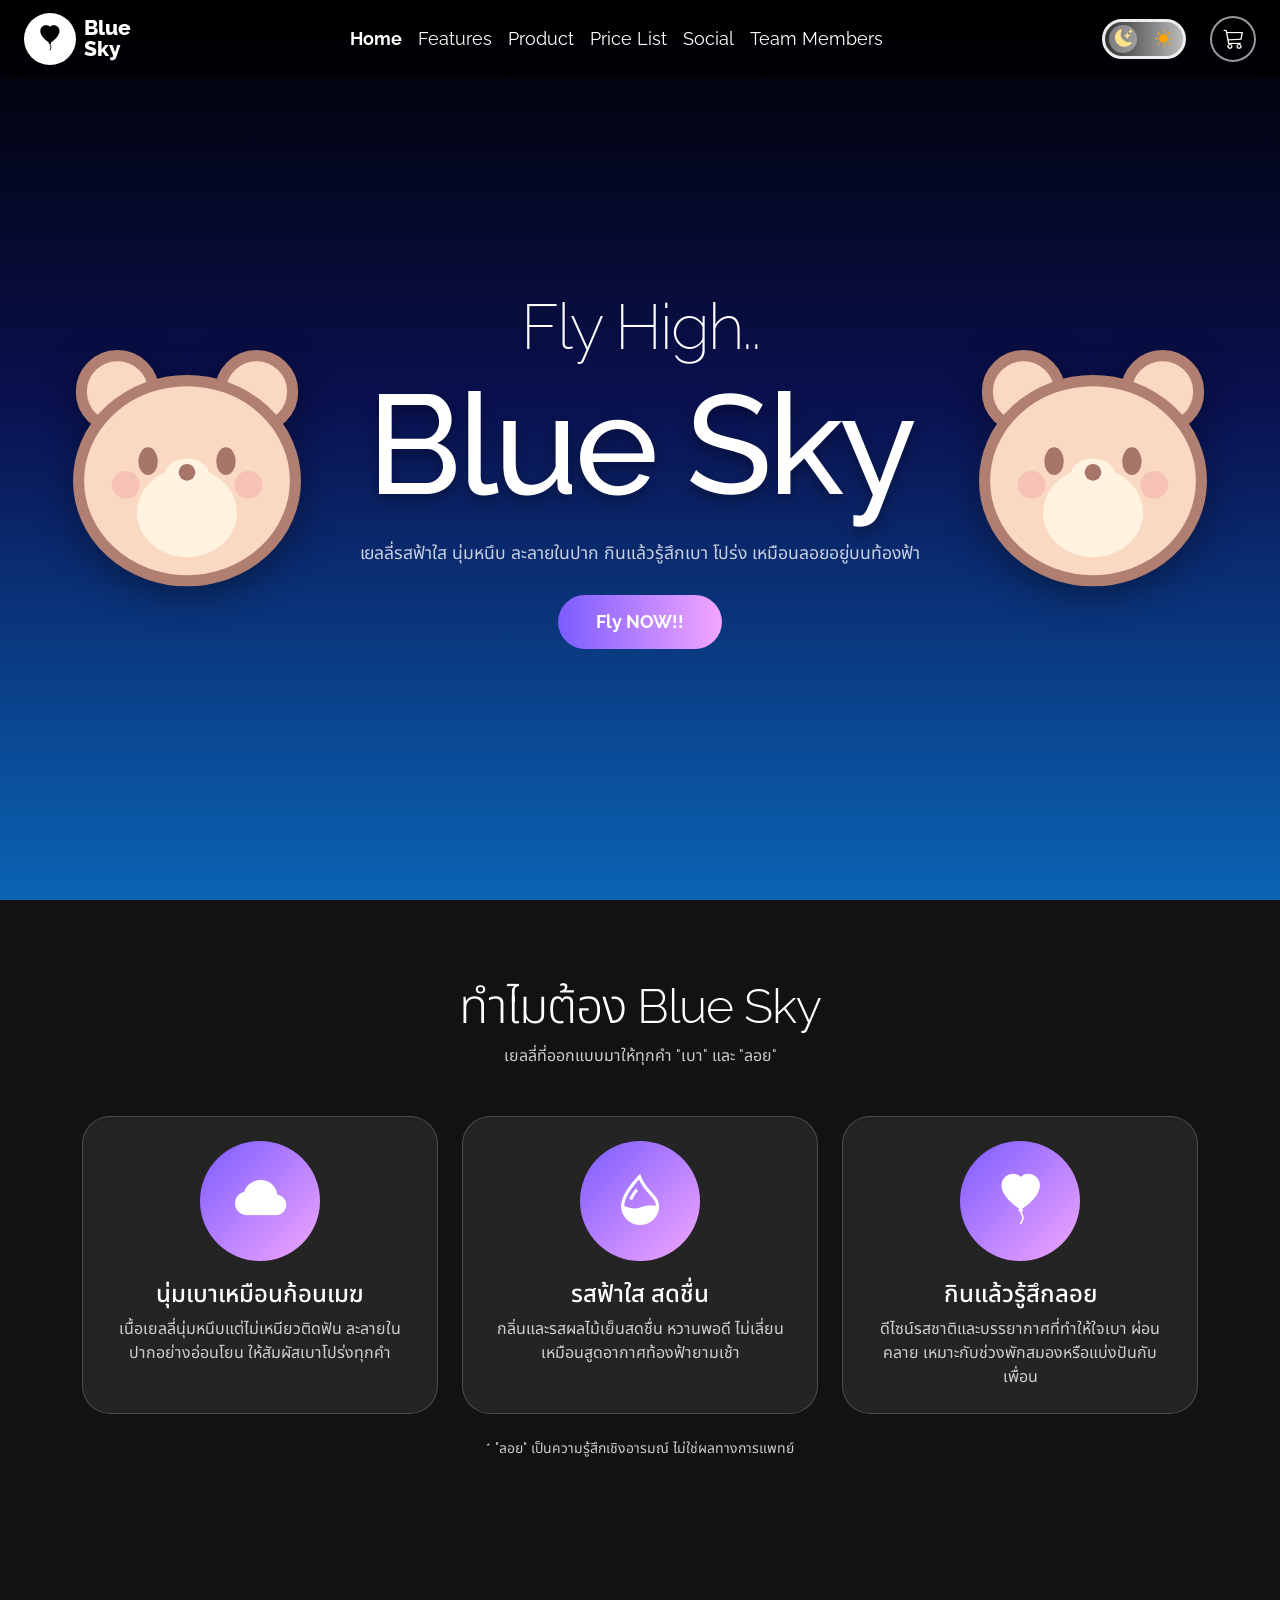
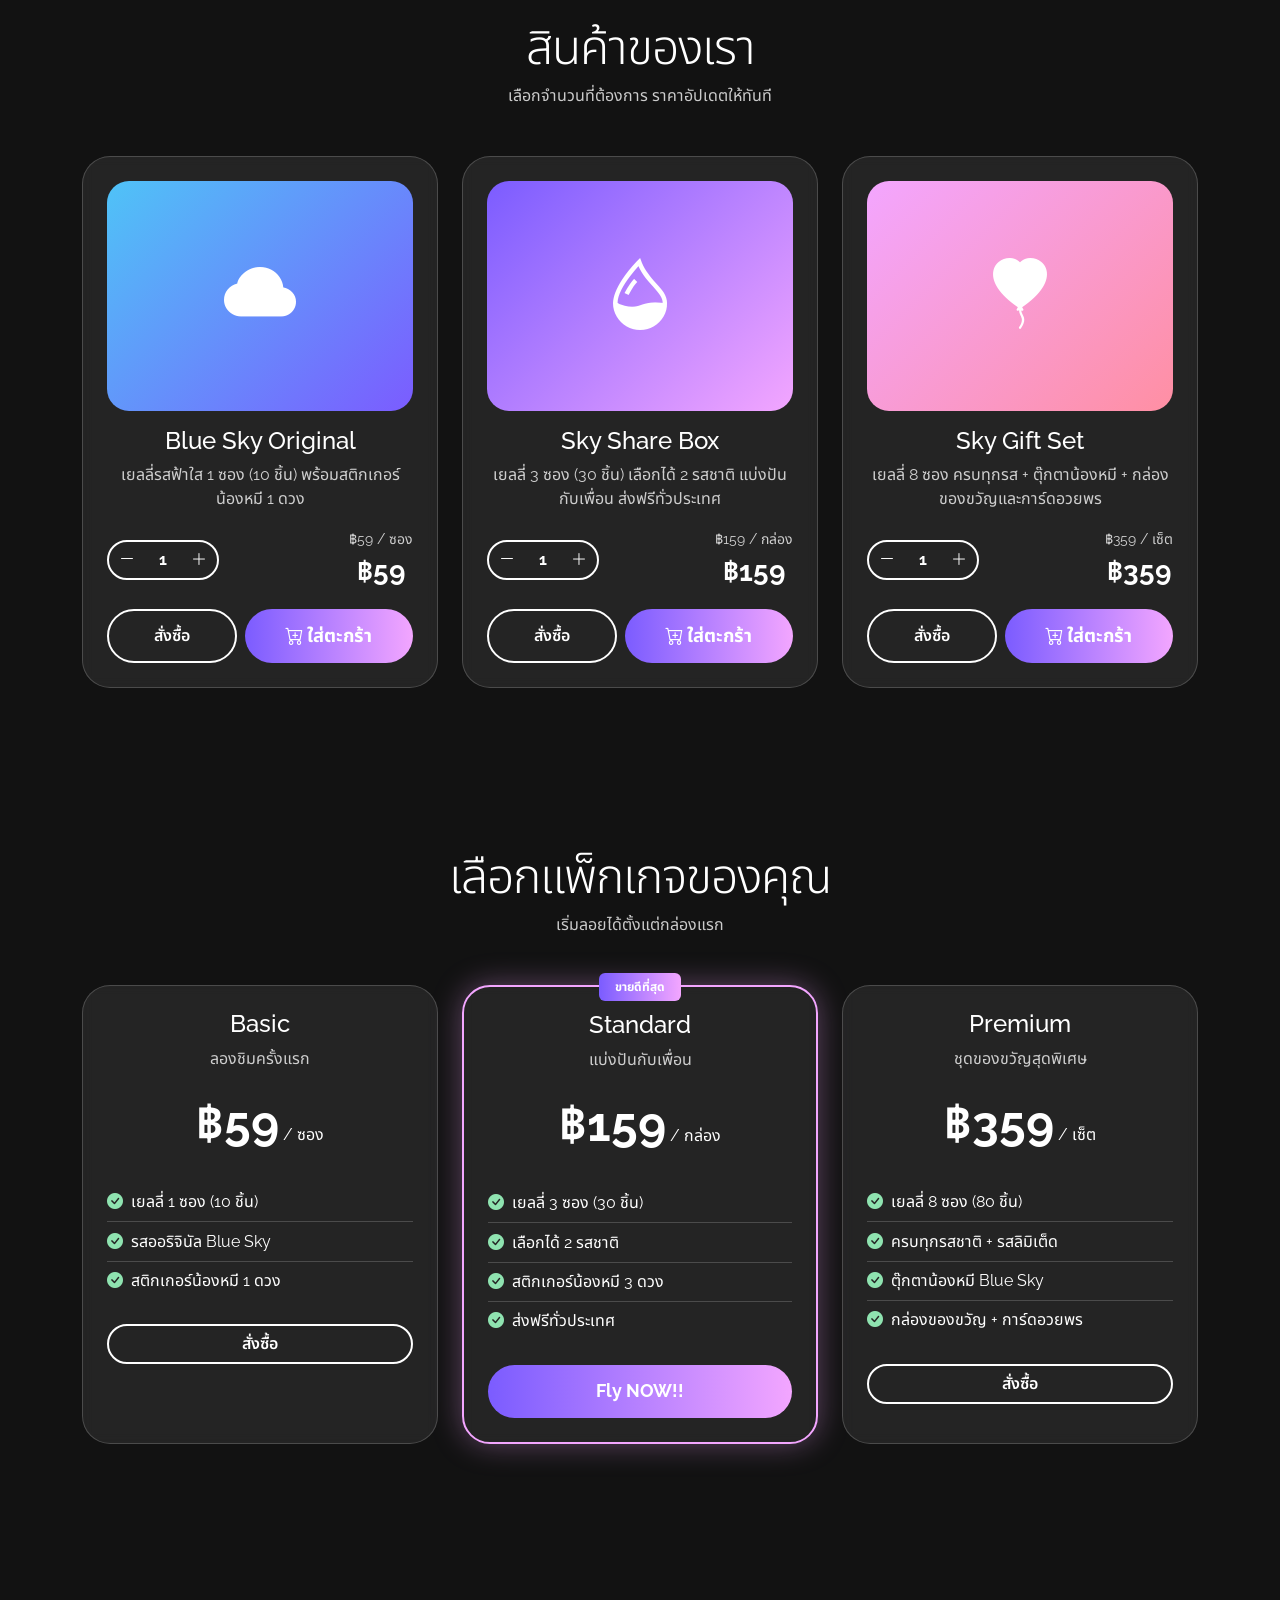
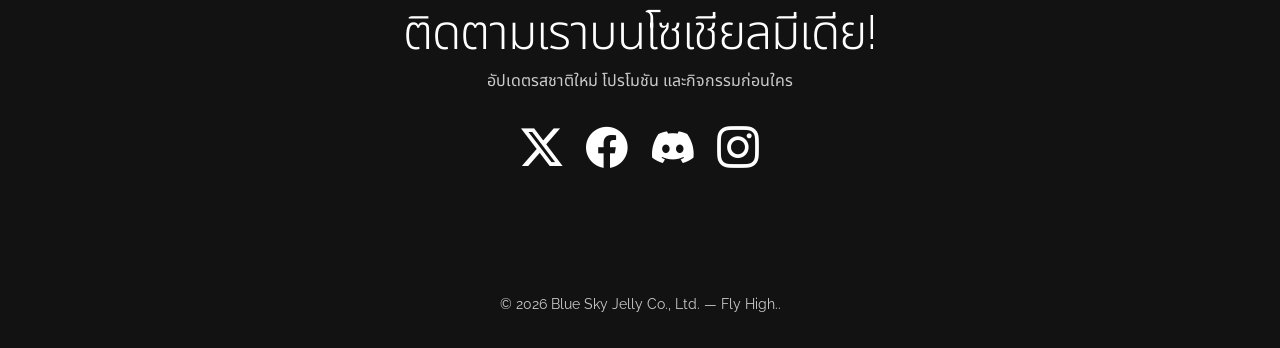
<file: index.html>
<!DOCTYPE html>
<html lang="th" data-theme="dark">

<head>
  <meta charset="UTF-8">
  <meta name="viewport" content="width=device-width, initial-scale=1">
  <title>Blue Sky — เยลลี่ที่กินแล้วลอย</title>
  <link href="https://cdn.jsdelivr.net/npm/bootstrap@5.3.3/dist/css/bootstrap.min.css" rel="stylesheet">
  <link href="https://cdn.jsdelivr.net/npm/bootstrap-icons@1.11.3/font/bootstrap-icons.min.css" rel="stylesheet">
  <link
    href="https://fonts.googleapis.com/css2?family=Raleway:wght@200;400;500;700;800&family=Noto+Sans+Thai:wght@300;400;600;700&display=swap"
    rel="stylesheet">
  <link href="style.css" rel="stylesheet">
</head>

<body data-page="home">
  <div id="site-nav"></div>

  <!-- ================= HEADER / HERO ================= -->
  <header id="home" class="hero">
    <div class="container-fluid px-lg-5">
      <div class="row align-items-center text-center g-4">
        <div class="col-lg-3 d-none d-lg-block"><svg class="mascot float-anim" viewBox="0 0 200 200" role="img"
            aria-label="mascot placeholder (เปลี่ยนเป็นรูปจริงได้)">
            <g stroke="#b07f72" stroke-width="8" stroke-linejoin="round">
              <circle cx="50" cy="48" r="26" fill="#f9d9c2" />
              <circle cx="150" cy="48" r="26" fill="#f9d9c2" />
              <ellipse cx="100" cy="112" rx="78" ry="72" fill="#f9d9c2" />
            </g>
            <ellipse cx="100" cy="135" rx="36" ry="32" fill="#fff3e0" />
            <ellipse cx="72" cy="98" rx="7" ry="10" fill="#a8756b" />
            <ellipse cx="128" cy="98" rx="7" ry="10" fill="#a8756b" />
            <ellipse cx="100" cy="108" rx="16" ry="12" fill="#fff3e0" />
            <circle cx="100" cy="106" r="6" fill="#a8756b" />
            <circle cx="56" cy="115" r="10" fill="#f6b8b0" opacity=".7" />
            <circle cx="144" cy="115" r="10" fill="#f6b8b0" opacity=".7" />
          </svg></div>
        <div class="col-lg-6">
          <p class="hero-sub">Fly High..</p>
          <h1 class="hero-title">Blue Sky</h1>
          <p class="hero-desc text-soft">เยลลี่รสฟ้าใส นุ่มหนึบ ละลายในปาก กินแล้วรู้สึกเบา โปร่ง เหมือนลอยอยู่บนท้องฟ้า
          </p>
          <a href="#pricing" class="btn btn-fly">Fly NOW!!</a>
        </div>
        <div class="col-lg-3 d-none d-lg-block"><svg class="mascot float-anim flip" viewBox="0 0 200 200" role="img"
            aria-label="mascot placeholder (เปลี่ยนเป็นรูปจริงได้)">
            <g stroke="#b07f72" stroke-width="8" stroke-linejoin="round">
              <circle cx="50" cy="48" r="26" fill="#f9d9c2" />
              <circle cx="150" cy="48" r="26" fill="#f9d9c2" />
              <ellipse cx="100" cy="112" rx="78" ry="72" fill="#f9d9c2" />
            </g>
            <ellipse cx="100" cy="135" rx="36" ry="32" fill="#fff3e0" />
            <ellipse cx="72" cy="98" rx="7" ry="10" fill="#a8756b" />
            <ellipse cx="128" cy="98" rx="7" ry="10" fill="#a8756b" />
            <ellipse cx="100" cy="108" rx="16" ry="12" fill="#fff3e0" />
            <circle cx="100" cy="106" r="6" fill="#a8756b" />
            <circle cx="56" cy="115" r="10" fill="#f6b8b0" opacity=".7" />
            <circle cx="144" cy="115" r="10" fill="#f6b8b0" opacity=".7" />
          </svg></div>
        <!-- มือถือ/แท็บเล็ต: แสดงน้องหมีด้านล่างแทน -->
        <div class="col-12 d-lg-none">
          <div class="row justify-content-center g-3">
            <div class="col-5 col-md-3"><svg class="mascot float-anim" viewBox="0 0 200 200" role="img"
                aria-label="mascot placeholder (เปลี่ยนเป็นรูปจริงได้)">
                <g stroke="#b07f72" stroke-width="8" stroke-linejoin="round">
                  <circle cx="50" cy="48" r="26" fill="#f9d9c2" />
                  <circle cx="150" cy="48" r="26" fill="#f9d9c2" />
                  <ellipse cx="100" cy="112" rx="78" ry="72" fill="#f9d9c2" />
                </g>
                <ellipse cx="100" cy="135" rx="36" ry="32" fill="#fff3e0" />
                <ellipse cx="72" cy="98" rx="7" ry="10" fill="#a8756b" />
                <ellipse cx="128" cy="98" rx="7" ry="10" fill="#a8756b" />
                <ellipse cx="100" cy="108" rx="16" ry="12" fill="#fff3e0" />
                <circle cx="100" cy="106" r="6" fill="#a8756b" />
                <circle cx="56" cy="115" r="10" fill="#f6b8b0" opacity=".7" />
                <circle cx="144" cy="115" r="10" fill="#f6b8b0" opacity=".7" />
              </svg></div>
            <div class="col-5 col-md-3"><svg class="mascot float-anim flip" viewBox="0 0 200 200" role="img"
                aria-label="mascot placeholder (เปลี่ยนเป็นรูปจริงได้)">
                <g stroke="#b07f72" stroke-width="8" stroke-linejoin="round">
                  <circle cx="50" cy="48" r="26" fill="#f9d9c2" />
                  <circle cx="150" cy="48" r="26" fill="#f9d9c2" />
                  <ellipse cx="100" cy="112" rx="78" ry="72" fill="#f9d9c2" />
                </g>
                <ellipse cx="100" cy="135" rx="36" ry="32" fill="#fff3e0" />
                <ellipse cx="72" cy="98" rx="7" ry="10" fill="#a8756b" />
                <ellipse cx="128" cy="98" rx="7" ry="10" fill="#a8756b" />
                <ellipse cx="100" cy="108" rx="16" ry="12" fill="#fff3e0" />
                <circle cx="100" cy="106" r="6" fill="#a8756b" />
                <circle cx="56" cy="115" r="10" fill="#f6b8b0" opacity=".7" />
                <circle cx="144" cy="115" r="10" fill="#f6b8b0" opacity=".7" />
              </svg></div>
          </div>
        </div>
      </div>
    </div>
  </header>

  <!-- ================= FEATURES ================= -->
  <section id="features" class="section-pad">
    <div class="container">
      <div class="text-center mb-5">
        <h2 class="section-title">ทำไมต้อง Blue Sky</h2>
        <p class="text-soft">เยลลี่ที่ออกแบบมาให้ทุกคำ "เบา" และ "ลอย"</p>
      </div>
      <div class="row g-4">
        <div class="col-12 col-lg-4">
          <div class="glass-card p-4 text-center">
            <div class="feature-icon"><i class="bi bi-cloud-fill"></i></div>
            <h3 class="h4">นุ่มเบาเหมือนก้อนเมฆ</h3>
            <p class="text-soft mb-0">เนื้อเยลลี่นุ่มหนึบแต่ไม่เหนียวติดฟัน ละลายในปากอย่างอ่อนโยน
              ให้สัมผัสเบาโปร่งทุกคำ</p>
          </div>
        </div>
        <div class="col-12 col-lg-4">
          <div class="glass-card p-4 text-center">
            <div class="feature-icon"><i class="bi bi-droplet-half"></i></div>
            <h3 class="h4">รสฟ้าใส สดชื่น</h3>
            <p class="text-soft mb-0">กลิ่นและรสผลไม้เย็นสดชื่น หวานพอดี ไม่เลี่ยน เหมือนสูดอากาศท้องฟ้ายามเช้า</p>
          </div>
        </div>
        <div class="col-12 col-lg-4">
          <div class="glass-card p-4 text-center">
            <div class="feature-icon"><i class="bi bi-balloon-heart-fill"></i></div>
            <h3 class="h4">กินแล้วรู้สึกลอย</h3>
            <p class="text-soft mb-0">ดีไซน์รสชาติและบรรยากาศที่ทำให้ใจเบา ผ่อนคลาย
              เหมาะกับช่วงพักสมองหรือแบ่งปันกับเพื่อน</p>
          </div>
        </div>
      </div>
      <p class="text-center text-soft small mt-4 mb-0">* "ลอย" เป็นความรู้สึกเชิงอารมณ์ ไม่ใช่ผลทางการแพทย์</p>
    </div>
  </section>

  <!-- ================= PRODUCT ================= -->
  <section id="product" class="section-pad">
    <div class="container">
      <div class="text-center mb-5">
        <h2 class="section-title">สินค้าของเรา</h2>
        <p class="text-soft">เลือกจำนวนที่ต้องการ ราคาอัปเดตให้ทันที</p>
      </div>
      <div class="row g-4 justify-content-center" id="productGrid"></div>
    </div>
  </section>

  <!-- ================= PRICE LIST (Additional section) ================= -->
  <section id="pricing" class="section-pad">
    <div class="container">
      <div class="text-center mb-5">
        <h2 class="section-title">เลือกแพ็กเกจของคุณ</h2>
        <p class="text-soft">เริ่มลอยได้ตั้งแต่กล่องแรก</p>
      </div>
      <div class="row g-4 justify-content-center">
        <div class="col-12 col-md-6 col-lg-4">
          <div class="glass-card p-4 text-center">
            <h3 class="h4">Basic</h3>
            <p class="text-soft">ลองชิมครั้งแรก</p>
            <div class="price">฿59<small> / ซอง</small></div>
            <ul class="list-unstyled price-list text-start my-4">
              <li><i class="bi bi-check-circle-fill"></i>เยลลี่ 1 ซอง (10 ชิ้น)</li>
              <li><i class="bi bi-check-circle-fill"></i>รสออริจินัล Blue Sky</li>
              <li><i class="bi bi-check-circle-fill"></i>สติกเกอร์น้องหมี 1 ดวง</li>
            </ul>
            <a href="order.html?id=basic" class="btn btn-outline-fly w-100">สั่งซื้อ</a>
          </div>
        </div>
        <div class="col-12 col-md-6 col-lg-4">
          <div class="glass-card featured p-4 text-center position-relative">
            <span class="badge badge-pop position-absolute top-0 start-50 translate-middle px-3 py-2">ขายดีที่สุด</span>
            <h3 class="h4">Standard</h3>
            <p class="text-soft">แบ่งปันกับเพื่อน</p>
            <div class="price">฿159<small> / กล่อง</small></div>
            <ul class="list-unstyled price-list text-start my-4">
              <li><i class="bi bi-check-circle-fill"></i>เยลลี่ 3 ซอง (30 ชิ้น)</li>
              <li><i class="bi bi-check-circle-fill"></i>เลือกได้ 2 รสชาติ</li>
              <li><i class="bi bi-check-circle-fill"></i>สติกเกอร์น้องหมี 3 ดวง</li>
              <li><i class="bi bi-check-circle-fill"></i>ส่งฟรีทั่วประเทศ</li>
            </ul>
            <a href="order.html?id=standard" class="btn btn-fly w-100">Fly NOW!!</a>
          </div>
        </div>
        <div class="col-12 col-md-6 col-lg-4">
          <div class="glass-card p-4 text-center">
            <h3 class="h4">Premium</h3>
            <p class="text-soft">ชุดของขวัญสุดพิเศษ</p>
            <div class="price">฿359<small> / เซ็ต</small></div>
            <ul class="list-unstyled price-list text-start my-4">
              <li><i class="bi bi-check-circle-fill"></i>เยลลี่ 8 ซอง (80 ชิ้น)</li>
              <li><i class="bi bi-check-circle-fill"></i>ครบทุกรสชาติ + รสลิมิเต็ด</li>
              <li><i class="bi bi-check-circle-fill"></i>ตุ๊กตาน้องหมี Blue Sky</li>
              <li><i class="bi bi-check-circle-fill"></i>กล่องของขวัญ + การ์ดอวยพร</li>
            </ul>
            <a href="order.html?id=premium" class="btn btn-outline-fly w-100">สั่งซื้อ</a>
          </div>
        </div>
      </div>
    </div>
  </section>

  <!-- ================= SOCIAL LINK ================= -->
  <section id="social" class="section-pad text-center">
    <div class="container">
      <h2 class="section-title">ติดตามเราบนโซเชียลมีเดีย!</h2>
      <p class="text-soft mb-4">อัปเดตรสชาติใหม่ โปรโมชัน และกิจกรรมก่อนใคร</p>
      <a class="social-link" href="https://x.com/" target="_blank" rel="noopener" aria-label="X"><i
          class="bi bi-twitter-x"></i></a>
      <a class="social-link" href="https://www.facebook.com/" target="_blank" rel="noopener" aria-label="Facebook"><i
          class="bi bi-facebook"></i></a>
      <a class="social-link" href="https://discord.com/" target="_blank" rel="noopener" aria-label="Discord"><i
          class="bi bi-discord"></i></a>
      <a class="social-link" href="https://www.instagram.com/" target="_blank" rel="noopener" aria-label="Instagram"><i
          class="bi bi-instagram"></i></a>
    </div>
  </section>

  <footer class="text-center"><small>&copy; 2026 Blue Sky Jelly Co., Ltd. — Fly High..</small></footer>

  <script src="https://cdn.jsdelivr.net/npm/bootstrap@5.3.3/dist/js/bootstrap.bundle.min.js"></script>
  <script src="script.js"></script>
</body>

</html>
</file>
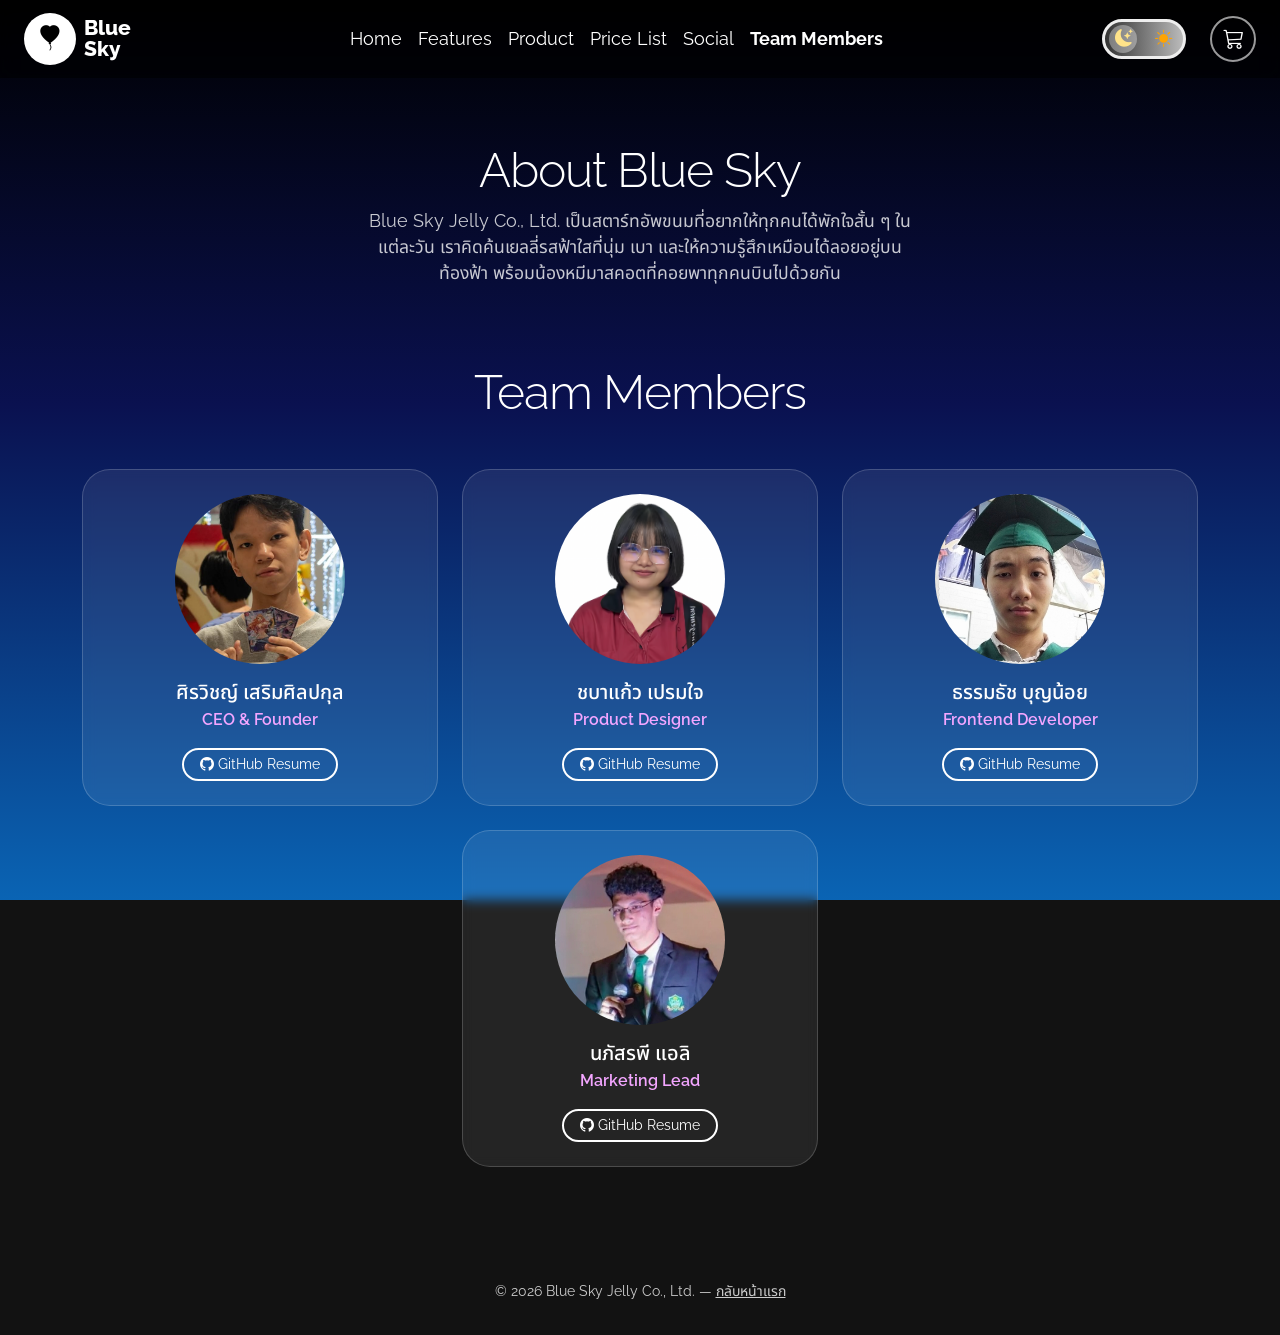
<file: about.html>
<!DOCTYPE html>
<html lang="th" data-theme="dark">
<head>
  <meta charset="UTF-8">
  <meta name="viewport" content="width=device-width, initial-scale=1">
  <title>About — Blue Sky Team</title>
  <link href="https://cdn.jsdelivr.net/npm/bootstrap@5.3.3/dist/css/bootstrap.min.css" rel="stylesheet">
  <link href="https://cdn.jsdelivr.net/npm/bootstrap-icons@1.11.3/font/bootstrap-icons.min.css" rel="stylesheet">
  <link href="https://fonts.googleapis.com/css2?family=Raleway:wght@200;400;500;700;800&family=Noto+Sans+Thai:wght@300;400;600;700&display=swap" rel="stylesheet">
  <link href="style.css" rel="stylesheet">
</head>
<body data-page="about">
<div id="site-nav"></div>

<header class="page-head text-center">
  <div class="container">
    <h1 class="section-title display-4">About Blue Sky</h1>
    <p class="hero-desc text-soft">
      Blue Sky Jelly Co., Ltd. เป็นสตาร์ทอัพขนมที่อยากให้ทุกคนได้พักใจสั้น ๆ ในแต่ละวัน
      เราคิดค้นเยลลี่รสฟ้าใสที่นุ่ม เบา และให้ความรู้สึกเหมือนได้ลอยอยู่บนท้องฟ้า
      พร้อมน้องหมีมาสคอตที่คอยพาทุกคนบินไปด้วยกัน
    </p>
  </div>
</header>

<section class="section-pad pt-3">
  <div class="container">
    <h2 class="section-title text-center mb-5">Team Members</h2>
    <!-- Desktop 3 คอลัมน์ / Tablet 2 / Mobile 1 -->
    <div class="row row-cols-1 row-cols-md-2 row-cols-lg-3 g-4 justify-content-center">
      <div class="col">
        <div class="glass-card p-4 text-center">
          <img src="Ken.jpg" class="member-photo rounded-circle object-fit-cover">
          <h3 class="h5 mb-1">ศิรวิชญ์ เสริมศิลปกุล</h3>
          <p class="member-role mb-3">CEO & Founder</p>
          <a href="https://siravichser.github.io/Resume/" target="_blank" rel="noopener" class="btn btn-github btn-sm px-3"><i class="bi bi-github me-1"></i>GitHub Resume</a>
        </div>
      </div>
      <div class="col">
        <div class="glass-card p-4 text-center">
           <img src="Kaew.png" class="member-photo rounded-circle object-fit-cover">
          <h3 class="h5 mb-1">ชบาแก้ว เปรมใจ</h3>
          <p class="member-role mb-3">Product Designer</p>
          <a href="https://github.com/chabakaewpj" target="_blank" rel="noopener" class="btn btn-github btn-sm px-3"><i class="bi bi-github me-1"></i>GitHub Resume</a>
        </div>
      </div>
      <div class="col">
        <div class="glass-card p-4 text-center">
          <img src="Kim.jpg" class="member-photo rounded-circle object-fit-cover">
          <h3 class="h5 mb-1">ธรรมธัช บุญน้อย</h3>
          <p class="member-role mb-3">Frontend Developer</p>
          <a href="https://github.com/your-username-3" target="_blank" rel="noopener" class="btn btn-github btn-sm px-3"><i class="bi bi-github me-1"></i>GitHub Resume</a>
        </div>
      </div>
      <div class="col">
        <div class="glass-card p-4 text-center">
          <!-- TODO: เปลี่ยนเป็น <img src="images/member4.jpg" class="member-photo rounded-circle object-fit-cover" alt="ชื่อ นามสกุล (4)"> -->
          <img src="Arm.jpg" class="member-photo rounded-circle object-fit-cover">
          <h3 class="h5 mb-1">นภัสรพี แอลิ</h3>
          <p class="member-role mb-3">Marketing Lead</p>
          <a href="https://github.com/your-username-4" target="_blank" rel="noopener" class="btn btn-github btn-sm px-3"><i class="bi bi-github me-1"></i>GitHub Resume</a>
        </div>
      </div>
    </div>
  </div>
</section>

<footer class="text-center"><small>&copy; 2026 Blue Sky Jelly Co., Ltd. — <a class="text-reset" href="index.html">กลับหน้าแรก</a></small></footer>

<script src="https://cdn.jsdelivr.net/npm/bootstrap@5.3.3/dist/js/bootstrap.bundle.min.js"></script>
<script src="script.js"></script>
</body>
</html>
</file>
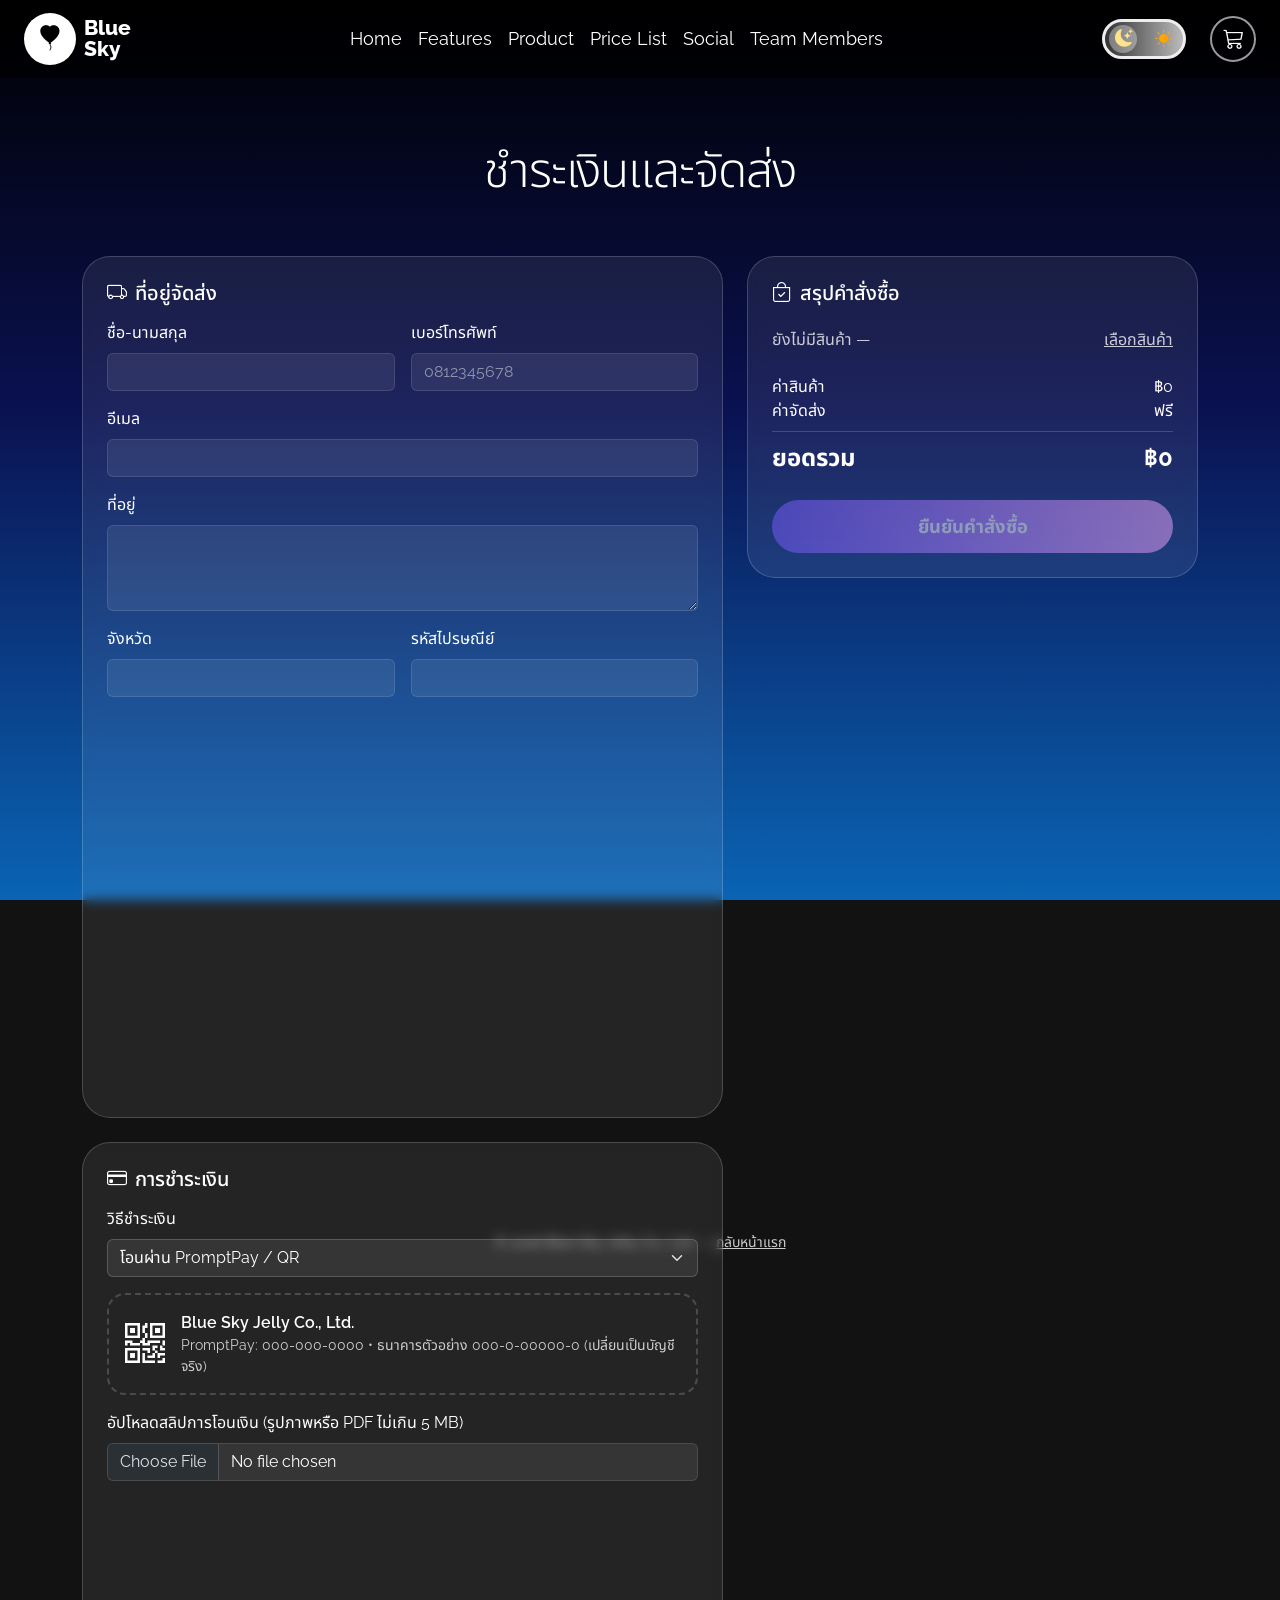
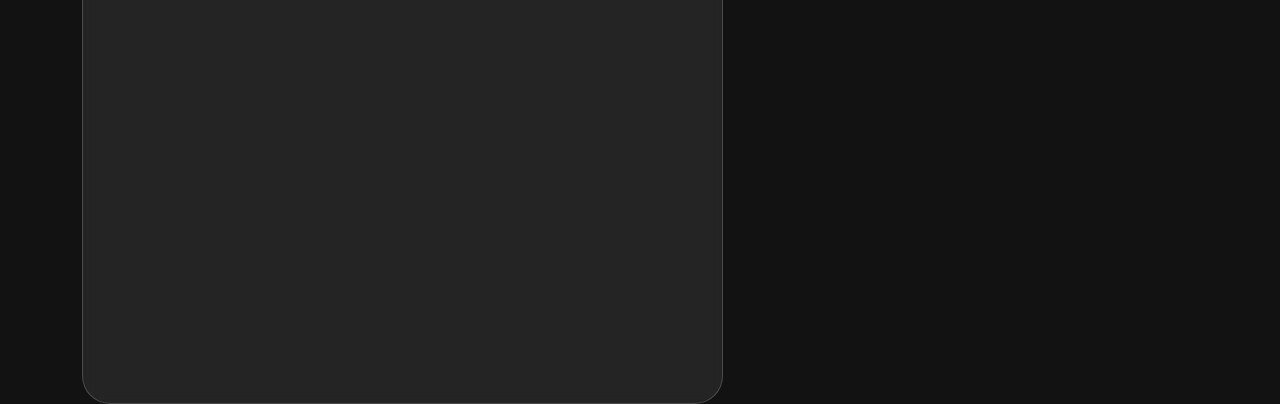
<file: checkout.html>
<!DOCTYPE html>
<html lang="th" data-theme="dark">
<head>
  <meta charset="UTF-8">
  <meta name="viewport" content="width=device-width, initial-scale=1">
  <title>ชำระเงิน — Blue Sky</title>
  <link href="https://cdn.jsdelivr.net/npm/bootstrap@5.3.3/dist/css/bootstrap.min.css" rel="stylesheet">
  <link href="https://cdn.jsdelivr.net/npm/bootstrap-icons@1.11.3/font/bootstrap-icons.min.css" rel="stylesheet">
  <link href="https://fonts.googleapis.com/css2?family=Raleway:wght@200;400;500;700;800&family=Noto+Sans+Thai:wght@300;400;600;700&display=swap" rel="stylesheet">
  <link href="style.css" rel="stylesheet">
</head>
<body data-page="checkout">
<div id="site-nav"></div>

<header class="page-head text-center"><div class="container"><h1 class="section-title display-5">ชำระเงินและจัดส่ง</h1></div></header>
<section class="section-pad pt-3"><div class="container" id="checkoutWrap">
<form id="checkoutForm" class="row g-4" novalidate>
  <div class="col-lg-7">
    <div class="glass-card p-4 mb-4">
      <h2 class="h5 mb-3"><i class="bi bi-truck me-2"></i>ที่อยู่จัดส่ง</h2>
      <div class="row g-3">
        <div class="col-md-6"><label class="form-label" for="fullname">ชื่อ-นามสกุล</label><input class="form-control" id="fullname" name="fullname" required autocomplete="name"><div class="invalid-feedback">กรุณากรอกชื่อ-นามสกุลให้ถูกต้อง</div></div><div class="col-md-6"><label class="form-label" for="phone">เบอร์โทรศัพท์</label><input class="form-control" id="phone" name="phone" required type="tel" pattern="0[0-9]{8,9}" inputmode="numeric" autocomplete="tel" placeholder="0812345678"><div class="invalid-feedback">กรุณากรอกเบอร์โทรศัพท์ให้ถูกต้อง</div></div><div class="col-12"><label class="form-label" for="email">อีเมล</label><input class="form-control" id="email" name="email" required type="email" autocomplete="email"><div class="invalid-feedback">กรุณากรอกอีเมลให้ถูกต้อง</div></div>
        <div class="col-12"><label class="form-label" for="address">ที่อยู่</label><textarea class="form-control" id="address" rows="3" required autocomplete="street-address"></textarea><div class="invalid-feedback">กรุณากรอกที่อยู่</div></div>
        <div class="col-md-6"><label class="form-label" for="province">จังหวัด</label><input class="form-control" id="province" name="province" required autocomplete="address-level1"><div class="invalid-feedback">กรุณากรอกจังหวัดให้ถูกต้อง</div></div><div class="col-md-6"><label class="form-label" for="zip">รหัสไปรษณีย์</label><input class="form-control" id="zip" name="zip" required pattern="[0-9]{5}" inputmode="numeric" autocomplete="postal-code"><div class="invalid-feedback">กรุณากรอกรหัสไปรษณีย์ให้ถูกต้อง</div></div>
      </div>
    </div>
    <div class="glass-card p-4">
      <h2 class="h5 mb-3"><i class="bi bi-credit-card me-2"></i>การชำระเงิน</h2>
      <label class="form-label" for="payMethod">วิธีชำระเงิน</label>
      <select class="form-select mb-3" id="payMethod">
        <option value="promptpay">โอนผ่าน PromptPay / QR</option>
        <option value="bank">โอนผ่านบัญชีธนาคาร</option>
        <option value="card">บัตรเครดิต/เดบิต</option>
      </select>
      <div id="transferInfo" class="transfer-box mb-3">
        <i class="bi bi-qr-code fs-1"></i>
        <div><div class="fw-semibold">Blue Sky Jelly Co., Ltd.</div><div class="text-soft small">PromptPay: 000-000-0000 • ธนาคารตัวอย่าง 000-0-00000-0 (เปลี่ยนเป็นบัญชีจริง)</div></div>
      </div>
      <div id="slipWrap" class="mb-2">
        <label class="form-label" for="slip">อัปโหลดสลิปการโอนเงิน (รูปภาพหรือ PDF ไม่เกิน 5 MB)</label>
        <input class="form-control" type="file" id="slip" accept="image/*,application/pdf" required>
        <div class="invalid-feedback" id="slipError">กรุณาอัปโหลดสลิปการโอนเงิน</div>
        <div id="slipPreview" class="mt-2"></div>
      </div>
      <div id="cardFields" class="row g-3 d-none">
        <div class="col-12"><label class="form-label" for="cardName">ชื่อบนบัตร</label><input class="form-control" id="cardName" name="cardName" required autocomplete="cc-name"><div class="invalid-feedback">กรุณากรอกชื่อบนบัตรให้ถูกต้อง</div></div><div class="col-12"><label class="form-label" for="cardNo">หมายเลขบัตร</label><input class="form-control" id="cardNo" name="cardNo" required inputmode="numeric" pattern="[0-9 ]{15,19}" autocomplete="cc-number"><div class="invalid-feedback">กรุณากรอกหมายเลขบัตรให้ถูกต้อง</div></div><div class="col-md-6"><label class="form-label" for="cardExp">วันหมดอายุ (MM/YY)</label><input class="form-control" id="cardExp" name="cardExp" required pattern="(0[1-9]|1[0-2])/[0-9]{2}" placeholder="MM/YY" autocomplete="cc-exp"><div class="invalid-feedback">กรุณากรอกวันหมดอายุ (MM/YY)ให้ถูกต้อง</div></div><div class="col-md-6"><label class="form-label" for="cardCvv">CVV</label><input class="form-control" id="cardCvv" name="cardCvv" required inputmode="numeric" pattern="[0-9]{3,4}" autocomplete="cc-csc"><div class="invalid-feedback">กรุณากรอกCVVให้ถูกต้อง</div></div>
        <p class="small text-soft mb-0">เดโมเท่านั้น: ข้อมูลบัตรไม่ถูกบันทึกหรือส่งไปที่ใด</p>
      </div>
    </div>
  </div>
  <div class="col-lg-5">
    <div class="glass-card p-4 sticky-lg-top summary-box">
      <h2 class="h5 mb-3"><i class="bi bi-bag-check me-2"></i>สรุปคำสั่งซื้อ</h2>
      <ul class="list-unstyled price-list" id="sumList"></ul>
      <div class="d-flex justify-content-between"><span>ค่าสินค้า</span><span id="sumSub">฿0</span></div>
      <div class="d-flex justify-content-between"><span>ค่าจัดส่ง</span><span id="sumShip">ฟรี</span></div>
      <div class="d-flex justify-content-between fw-bold fs-4 border-top mt-2 pt-2"><span>ยอดรวม</span><span id="sumTotal">฿0</span></div>
      <button type="submit" class="btn btn-fly w-100 mt-4" id="placeOrder">ยืนยันคำสั่งซื้อ</button>
    </div>
  </div>
</form>
</div></section>

<footer class="text-center"><small>&copy; 2026 Blue Sky Jelly Co., Ltd. — <a class="text-reset" href="index.html">กลับหน้าแรก</a></small></footer>
<script src="https://cdn.jsdelivr.net/npm/bootstrap@5.3.3/dist/js/bootstrap.bundle.min.js"></script>
<script src="script.js"></script>
</body>
</html>
</file>
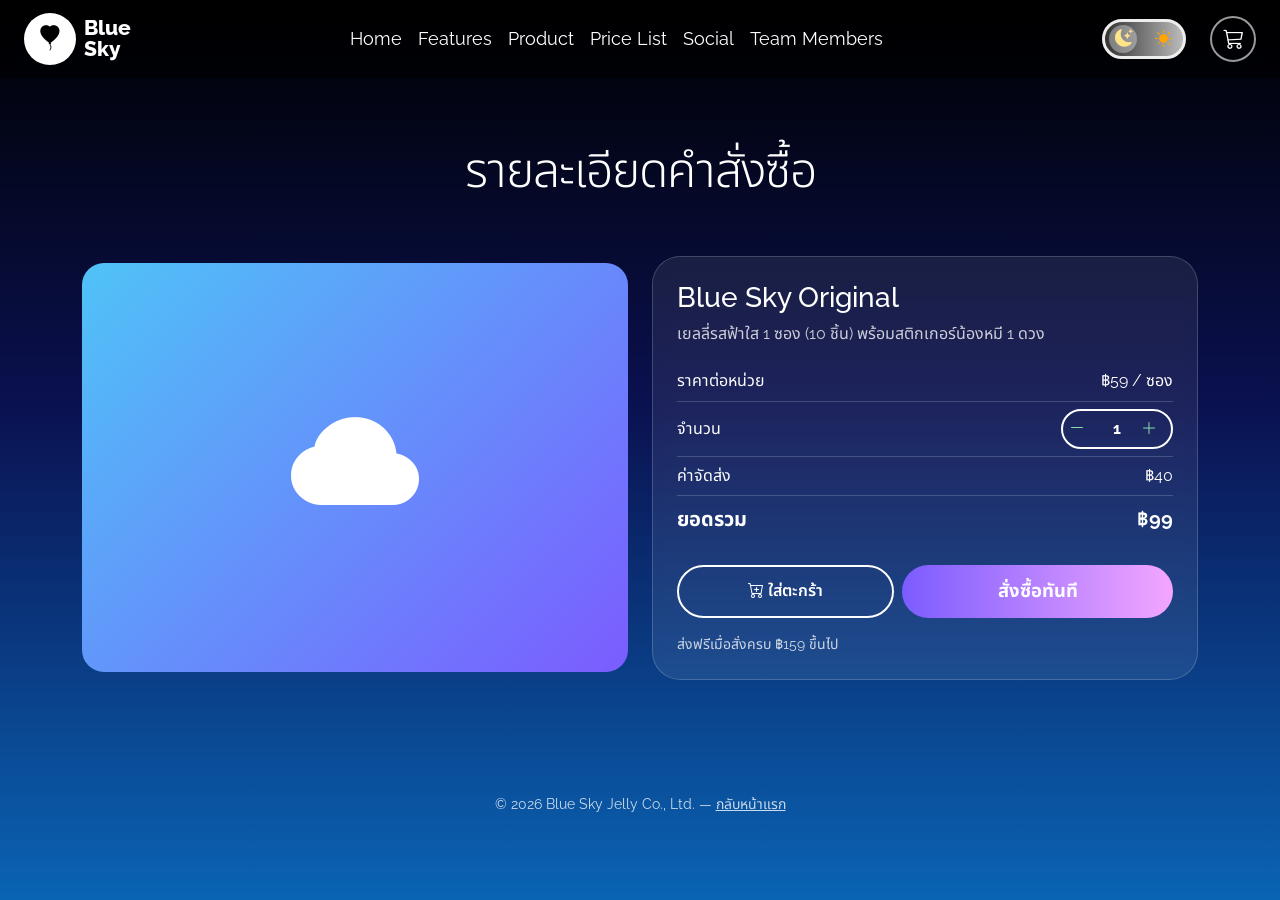
<file: order.html>
<!DOCTYPE html>
<html lang="th" data-theme="dark">
<head>
  <meta charset="UTF-8">
  <meta name="viewport" content="width=device-width, initial-scale=1">
  <title>รายละเอียดคำสั่งซื้อ — Blue Sky</title>
  <link href="https://cdn.jsdelivr.net/npm/bootstrap@5.3.3/dist/css/bootstrap.min.css" rel="stylesheet">
  <link href="https://cdn.jsdelivr.net/npm/bootstrap-icons@1.11.3/font/bootstrap-icons.min.css" rel="stylesheet">
  <link href="https://fonts.googleapis.com/css2?family=Raleway:wght@200;400;500;700;800&family=Noto+Sans+Thai:wght@300;400;600;700&display=swap" rel="stylesheet">
  <link href="style.css" rel="stylesheet">
</head>
<body data-page="order">
<div id="site-nav"></div>

<header class="page-head text-center"><div class="container"><h1 class="section-title display-5">รายละเอียดคำสั่งซื้อ</h1></div></header>
<section class="section-pad pt-3"><div class="container"><div class="row g-4 align-items-center" id="orderView"></div></div></section>

<footer class="text-center"><small>&copy; 2026 Blue Sky Jelly Co., Ltd. — <a class="text-reset" href="index.html">กลับหน้าแรก</a></small></footer>
<script src="https://cdn.jsdelivr.net/npm/bootstrap@5.3.3/dist/js/bootstrap.bundle.min.js"></script>
<script src="script.js"></script>
</body>
</html>
</file>
<file: style.css>
/* ===== Blue Sky — theme tokens ===== */
:root,
[data-theme="dark"] {
  --bg-top: #000000;
  --bg-mid: #0a1150;
  --bg-bottom: #0a64b4;
  --text: #ffffff;
  --text-soft: rgba(255, 255, 255, .78);
  --card-bg: rgba(255, 255, 255, .08);
  --card-border: rgba(255, 255, 255, .18);
  --accent-from: #7b5cff;
  --accent-to: #f3a6ff;
}

[data-theme="light"] {
  --bg-top: #cee1f1;
  --bg-mid: #88bae6;
  --bg-bottom: #0a64b4;
  --text: #0b1b4a;
  --text-soft: rgba(11,27,74,.8);
  --card-bg: rgba(255, 255, 255, 0.55);
  --card-border: rgba(255, 255, 255, .9);
}

body {
  font-family: 'Raleway', 'Noto Sans Thai', sans-serif;
  color: var(--text);
  background: linear-gradient(180deg, var(--bg-top) 0%, var(--bg-mid) 45%, var(--bg-bottom) 100%) fixed;
  min-height: 100vh;
  transition: color .3s;
}

html {
  scroll-behavior: smooth;
}

section {
  scroll-margin-top: 80px;
}

.text-soft {
  color: var(--text-soft);
}

/* ===== Navbar ===== */
.navbar-bs {
  background: rgba(0, 0, 0, .55);
  backdrop-filter: blur(8px);
}

[data-theme="light"] .navbar-bs {
  background: rgba(206, 225, 241, .55);
}

.navbar-bs .nav-link {
  color: #fff;
  font-size: 1.1rem;
  padding: .5rem 1.4rem;
}

[data-theme="light"] .navbar-bs .nav-link {
  color: #0b1b4a;
}

.navbar-bs .nav-link:hover,
.navbar-bs .nav-link.active {
  font-weight: 700;
}

.brand-logo {
  width: 52px;
  height: 52px;
  border-radius: 50%;
  background: #fff;
  color: #000;
  display: grid;
  place-items: center;
  font-size: 1.6rem;
}

.brand-text {
  font-weight: 800;
  line-height: 1;
  font-size: 1.3rem;
  color: #fff;
}

[data-theme="light"] .navbar-bs .brand-text {
  color: #0b1b4a;
}

.navbar-toggler {
  border-color: rgba(255, 255, 255, .5);
}

.navbar-toggler-icon {
  filter: invert(1);
}

[data-theme="dark"] .navbar-toggler-icon {
  filter: brightness(0) invert(1);
}

[data-theme="light"] .navbar-bs .navbar-toggler {
  border-color: rgba(11, 27, 74, .5);
}

[data-theme="light"] .navbar-bs .navbar-toggler-icon {
  filter: none;
}

[data-theme="light"] .navbar-bs .cart-btn {
  border-color: rgba(11, 27, 74, .6);
  color: #0b1b4a;
}

/* Day / Night toggle */
.theme-toggle {
  position: relative;
  width: 84px;
  height: 40px;
  border-radius: 40px;
  cursor: pointer;
  border: 3px solid #eee;
  background: linear-gradient(90deg, #333, #bbb);
  display: flex;
  align-items: center;
  justify-content: space-between;
  padding: 0 10px;
  font-size: 1.1rem;
}

.theme-toggle .moon {
  color: #ffd54a;
}

.theme-toggle .sun {
  color: #ffa400;
}

.theme-toggle::after {
  content: "";
  position: absolute;
  top: 3px;
  left: 4px;
  width: 28px;
  height: 28px;
  border-radius: 50%;
  background: rgba(255, 255, 255, .35);
  transition: transform .3s;
}

[data-theme="light"] .theme-toggle::after {
  transform: translateX(42px);
}

/* ===== Hero ===== */
.hero {
  min-height: calc(100vh - 80px);
  display: flex;
  align-items: center;
  padding: 3rem 0 6rem;
}

.hero-sub {
  font-size: clamp(2rem, 5vw, 4.2rem);
  font-weight: 200;
  letter-spacing: -2px;
  margin: 0;
}

.hero-title {
  font-size: clamp(3.4rem, 11vw, 9rem);
  font-weight: 500;
  letter-spacing: -4px;
  line-height: 1;
  text-shadow: 0 6px 14px rgba(0, 0, 0, .35);
  margin-bottom: 1.5rem;
}

.hero-desc {
  max-width: 560px;
  margin: 0 auto 1.8rem;
  font-size: 1.1rem;
}

.btn-fly {
  background: linear-gradient(90deg, var(--accent-from), var(--accent-to));
  color: #fff;
  font-weight: 700;
  border: 0;
  border-radius: 50px;
  padding: .8rem 2.4rem;
  font-size: 1.15rem;
}

.btn-fly:hover {
  color: #000;
  filter: brightness(1.1);
  transform: translateY(-2px);
}

.mascot {
  width: 100%;
  max-width: 360px;
  filter: drop-shadow(0 10px 18px rgba(0, 0, 0, .35));
}

.mascot.flip {
  transform: scaleX(-1);
}

@keyframes bob {

  0%,
  100% {
    transform: translateY(0);
  }

  50% {
    transform: translateY(-14px);
  }
}

.float-anim {
  animation: bob 4s ease-in-out infinite;
}

.float-anim.flip {
  animation-name: bob-flip;
}

@keyframes bob-flip {

  0%,
  100% {
    transform: scaleX(-1) translateY(0);
  }

  50% {
    transform: scaleX(-1) translateY(-14px);
  }
}

@media (prefers-reduced-motion: reduce) {
  .float-anim {
    animation: none;
  }

  html {
    scroll-behavior: auto;
  }
}

/* ===== Section common ===== */
.section-pad {
  padding: 5rem 0;
}

.section-title {
  font-weight: 300;
  font-size: clamp(2rem, 4vw, 3rem);
  letter-spacing: -1px;
}

/* ===== Cards (features / pricing / members) ===== */
.glass-card {
  background: var(--card-bg);
  border: 1px solid var(--card-border);
  border-radius: 28px;
  backdrop-filter: blur(6px);
  height: 100%;
}

.feature-icon {
  width: 120px;
  height: 120px;
  margin: 0 auto 1.2rem;
  border-radius: 50%;
  display: grid;
  place-items: center;
  font-size: 3.2rem;
  color: #fff;
  background: linear-gradient(135deg, var(--accent-from), var(--accent-to));
}

.placeholder-img {
  background: repeating-linear-gradient(45deg, rgba(255, 255, 255, .14), rgba(255, 255, 255, .14) 10px, rgba(255, 255, 255, .04) 10px, rgba(255, 255, 255, .04) 20px);
  border: 2px dashed var(--card-border);
  color: var(--text-soft);
  display: grid;
  place-items: center;
  text-align: center;
  font-size: .9rem;
}

/* ===== Pricing ===== */
.price {
  font-size: 3rem;
  font-weight: 700;
}

.price small {
  font-size: 1rem;
  font-weight: 400;
}

.price-list li {
  padding: .45rem 0;
  border-bottom: 1px solid var(--card-border);
}

.price-list li:last-child {
  border-bottom: 0;
}

.price-list i {
  color: #8fe3b0;
  margin-right: .5rem;
}

.featured {
  border: 2px solid var(--accent-to);
  box-shadow: 0 0 30px rgba(243, 166, 255, .35);
}

.badge-pop {
  background: linear-gradient(90deg, var(--accent-from), var(--accent-to));
}

.btn-outline-fly {
  border: 2px solid var(--text);
  color: var(--text);
  border-radius: 50px;
  font-weight: 600;
}

.btn-outline-fly:hover {
  background: var(--text);
  color: var(--bg-mid);
}

/* ===== Social ===== */
.social-link {
  font-size: 2.6rem;
  color: var(--text);
  margin: 0 .6rem;
  transition: transform .2s;
  display: inline-block;
}

.social-link:hover {
  transform: scale(1.2);
  color: var(--accent-to);
}

footer {
  padding: 2rem 0;
  color: var(--text-soft);
}

/* ===== About / Members ===== */
.page-head {
  padding: 4rem 0 2rem;
}

.member-photo {
  width: 170px;
  height: 170px;
  border-radius: 50%;
  margin: 0 auto 1rem;
  font-size: 3.5rem;
}

.member-role {
  color: var(--accent-to);
  font-weight: 600;
}

[data-theme="light"] .member-role {
  color: #5a3bd6;
}

.btn-github {
  border-radius: 50px;
  border: 2px solid var(--text);
  color: var(--text);
}

.btn-github:hover {
  background: var(--text);
  color: var(--bg-mid);
}

/* ===== Cart button / badge ===== */
.cart-btn {
  position: relative;
  background: none;
  border: 2px solid rgba(255, 255, 255, .6);
  color: #fff;
  width: 46px;
  height: 46px;
  border-radius: 50%;
  font-size: 1.3rem;
  display: grid;
  place-items: center;
}

.cart-btn:hover {
  background: rgba(255, 255, 255, .15);
}

.cart-badge {
  position: absolute;
  top: -6px;
  right: -6px;
  min-width: 22px;
  height: 22px;
  padding: 0 5px;
  border-radius: 11px;
  font-size: .75rem;
  font-weight: 700;
  display: grid;
  place-items: center;
  background: linear-gradient(90deg, var(--accent-from), var(--accent-to));
  color: #fff;
}

.cart-canvas {
  background: var(--bg-mid);
  color: var(--text);
}

[data-theme="light"] .cart-canvas {
  background: #eaf6ff;
}

[data-theme="dark"] .cart-canvas .btn-close {
  filter: invert(1);
}

.cart-row {
  display: flex;
  gap: .9rem;
  padding: .9rem 0;
  border-bottom: 1px solid var(--card-border);
}

/* ===== Product images / quantity ===== */
.product-img {
  width: 100%;
  aspect-ratio: 4 / 3;
  border-radius: 22px;
  display: grid;
  place-items: center;
  font-size: 4.5rem;
  color: #fff;
}

.product-img.thumb {
  width: 64px;
  height: 64px;
  aspect-ratio: 1;
  border-radius: 16px;
  font-size: 1.8rem;
  flex-shrink: 0;
}

.product-img-lg {
  font-size: 8rem;
}

.qty-stepper {
  display: inline-flex;
  align-items: center;
  border: 2px solid var(--text);
  border-radius: 50px;
  overflow: hidden;
}

.btn-qty {
  background: none;
  border: 0;
  color: var(--text);
  width: 36px;
  height: 36px;
  display: grid;
  place-items: center;
}

.btn-qty:hover {
  background: var(--text);
  color: var(--bg-mid);
}

.qty-val {
  min-width: 36px;
  text-align: center;
  font-weight: 700;
}

.btn-fly,
.btn-outline-fly,
.btn-qty,
.cart-btn {
  transition: transform .2s, filter .2s, background .2s;
}

.btn-fly.disabled,
.btn-fly:disabled {
  opacity: .5;
  pointer-events: none;
}

/* ===== Checkout ===== */
.form-control,
.form-select {
  background-color: var(--card-bg);
  color: var(--text);
  border-color: var(--card-border);
}

.form-control:focus,
.form-select:focus {
  background-color: var(--card-bg);
  color: var(--text);
  border-color: var(--accent-to);
  box-shadow: 0 0 0 .25rem rgba(243, 166, 255, .25);
}

.form-control::placeholder {
  color: var(--text-soft);
  opacity: .6;
}

.transfer-box {
  display: flex;
  gap: 1rem;
  align-items: center;
  padding: 1rem;
  border: 2px dashed var(--card-border);
  border-radius: 18px;
}

.slip-thumb {
  max-width: 160px;
  border-radius: 14px;
  border: 1px solid var(--card-border);
}

.summary-box {
  top: 90px;
  height: auto;
}

.summary-box .price-list li {
  display: flex;
  justify-content: space-between;
}

:focus-visible {
  outline: 3px solid var(--accent-to);
  outline-offset: 2px;
}
</file>
